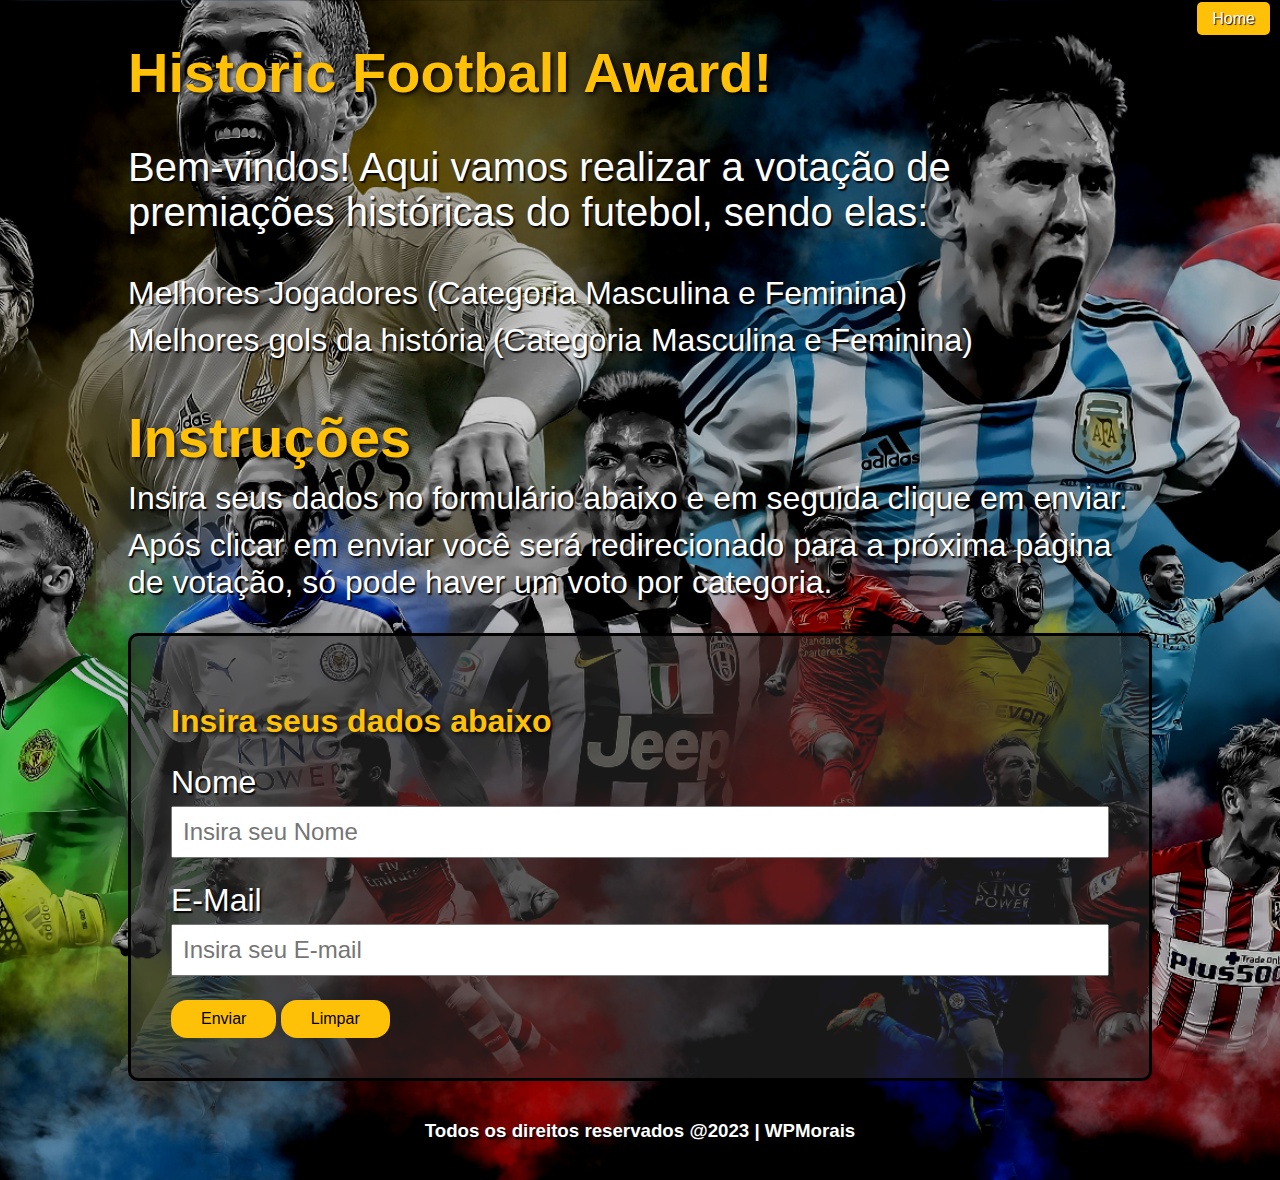
<file: index.html>
<!DOCTYPE html>
<html lang="pt_br">

<head>
    <meta charset="UTF-8">
    <meta name="viewport" content="width=device-width, initial-scale=1.0">
    <link rel="stylesheet" href="styles/index.css">
    <title>Historic Football Award</title>
    <script defer src="scripts/Buttons.js"></script>
</head>

<body>
   
    <header>
        <nav>
            <a href="index.html" class="nav-link">Home</a>
        </nav>
    </header>

    <div class="container">

        
        <section class="apresentacao">
            <div class="apresentacao_conteudo">
                <h1 class="titulo_destaque">Historic Football Award!</h1>
                <p class="apresentacao_conteudo_texto">
                    Bem-vindos! Aqui vamos realizar a votação de premiações históricas do futebol, sendo elas:
                </p>
                <ul class="ordered-list">
                    <li class="list-best">Melhores Jogadores (Categoria Masculina e Feminina)</li>
                    <li class="list-best">Melhores gols da história (Categoria Masculina e Feminina)</li>
                </ul>
            </div>

            <div class="instrucoes">
               <ul class="ordered-list">
                    <h2 class="titulo_destaque"> Instruções </h2>
                    <li class="list-best">Insira seus dados no formulário abaixo e em seguida clique em enviar.</li>
                    <li class="list-best">Após clicar em enviar você será redirecionado para a próxima página de votação, só pode haver um voto por categoria.</li>
                </ul>
            </div>
        </section>

        <section class="formulario" id="formulario">
            <h2 class="titulo-formulario">Insira seus dados abaixo</h2>

            <form action="bestplayersm.html" method="get" onsubmit="return validateForm()">
                <div class="formulario-contato">
                    <label class="formulario-texto" for="nome">Nome</label>
                    <input class="formulario-input" type="text" id="nome" name="nome" placeholder="Insira seu Nome" required>
                </div>

                <div class="formulario-contato">
                    <label class="formulario-texto" for="e-mail">E-Mail</label>
                    <input class="formulario-input" type="email" id="e-mail" name="e-mail" placeholder="Insira seu E-mail" required>
                </div>

                <div class="button-container">
        
                        <input class="formulario-botao" id="enviar" type="submit" value="Enviar">
                        <input class="formulario-botao" id="limpar" type="reset" value="Limpar">
                   
                </div>
            </form>
        </section>
    </div>

    <footer>
      

        <h3>Todos os direitos reservados @2023 | WPMorais</h3>
    </footer>

  
</body>

</html>
</file>
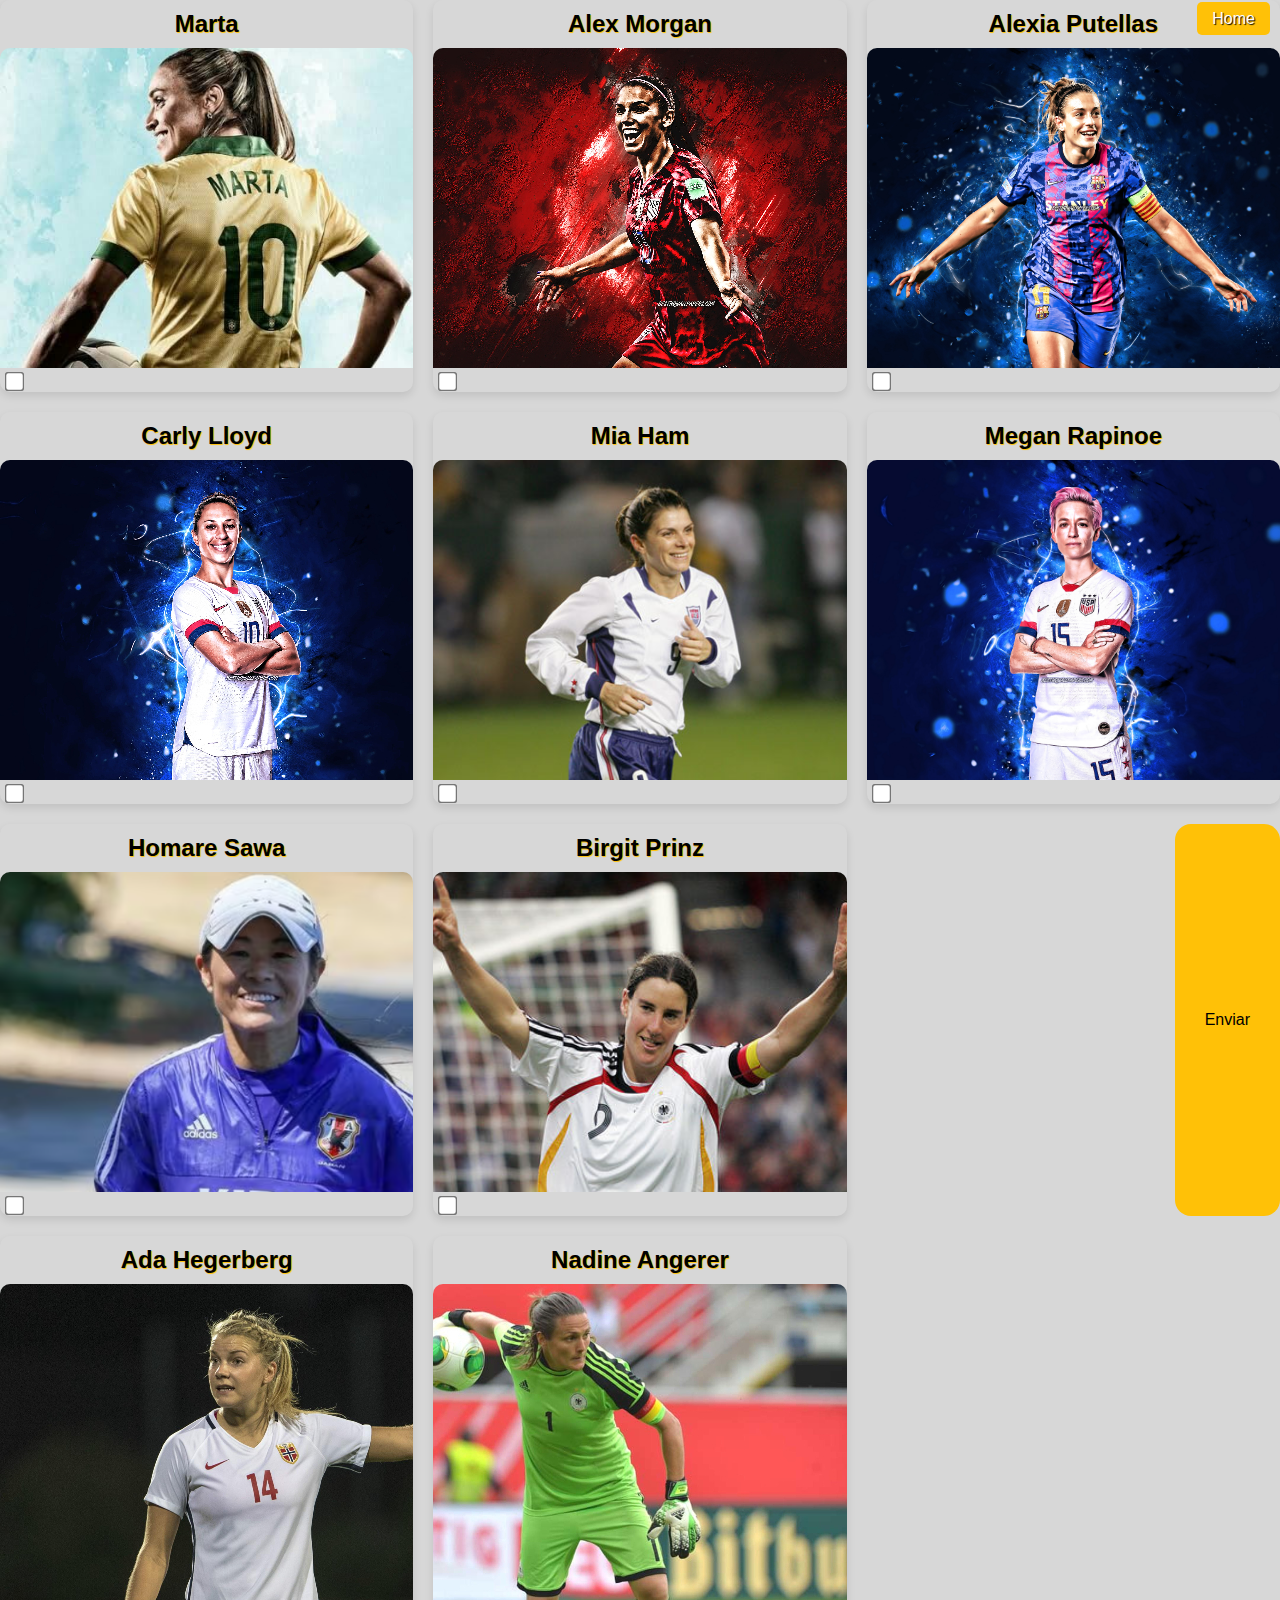
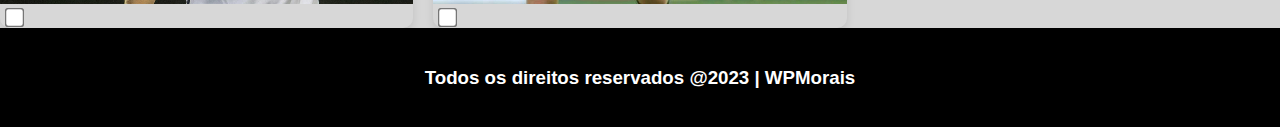
<file: bestplayersf.html>
<!DOCTYPE html>
<html lang="pt-br">

<head>
    <meta charset="UTF-8">
    <meta name="viewport" content="width=device-width, initial-scale=1.0">
    <link rel="stylesheet" href="styles/bestplayersF.css">
    <title>Historic Football Award</title>
    <script defer src="scripts/Buttons.js"></script>
</head>

<body class="background">
    <header>
        <nav>
            <a href="index.html" class="nav-link">Home</a>
        </nav>
    </header>

    <section class="top10players">
        <form id="playerForm">
            <div class="gridtoplayers">

                <div class="player-info">
                    <label>
                        <p class="player-name"> Marta</p>
                        <img class="player-image" src="assets/Top10Fem/MartaBrasil.jpg" alt="Messi">
                        <input type="checkbox" name="jogador" value="Marta" onchange="onCheckboxChange(this)">
                    </label>
                </div>

                <div class="player-info">
                    <label>
                        <p class="player-name"> Alex Morgan </p>
                        <img class="player-image" src="assets/Top10Fem/AlexMorgan.jpg" alt="Alex Morgan">
                        <input type="checkbox" name="jogador" value="Alex Morgan" onchange="onCheckboxChange(this)">
                    </label>
                </div>

                <div class="player-info">
                    <label>
                        <p class="player-name"> Alexia Putellas </p>
                        <img class="player-image" src="assets/Top10Fem/AlexaPutellas.jpg" alt="Alexia Putellas">
                        <input type="checkbox" name="jogador" value="Alexia Putellas" onchange="onCheckboxChange(this)">
                    </label>
                </div>

                <div class="player-info">
                    <label>
                        <p class="player-name"> Carly Lloyd </p>
                        <img class="player-image" src="assets/Top10Fem/CarlyLoud.jpg" alt="Carly Lloyd">
                        <input type="checkbox" name="jogador" value="Carly Lloyd" onchange="onCheckboxChange(this)">
                    </label>
                </div>

                <div class="player-info">
                    <label>
                        <p class="player-name"> Mia Ham </p>
                        <img class="player-image" src="assets/Top10Fem/MiaHam.jpg" alt="Mia Ham">
                        <input type="checkbox" name="jogador" value="Mia Ham" onchange="onCheckboxChange(this)">
                    </label>
                </div>

                <div class="player-info">
                    <label>
                        <p class="player-name"> Megan Rapinoe </p>
                        <img class="player-image" src="assets/Top10Fem/MeganRapinoe.jpg" alt="Megan Rapinoe">
                        <input type="checkbox" name="jogador" value="Megan Rapinoe" onchange="onCheckboxChange(this)">
                    </label>
                </div>

                <div class="player-info">
                    <label>
                        <p class="player-name"> Homare Sawa </p>
                        <img class="player-image" src="assets/Top10Fem/SawaHama.png" alt="Homare Sawa">
                        <input type="checkbox" name="jogador" value="Homare Sawa" onchange="onCheckboxChange(this)">
                    </label>
                </div>

                <div class="player-info">
                    <label>
                        <p class="player-name"> Birgit Prinz</p>
                        <img class="player-image" src="assets/Top10Fem/Birgit.jpg" alt="Birgit Prinz">
                        <input type="checkbox" name="jogador" value="Birgit Prinz" onchange="onCheckboxChange(this)">
                    </label>
                </div>
                <input class="buttonBestPlayers" type="button" value="Enviar" onclick="submitFormF()">
                <div class="player-info">
                    <label>
                        <p class="player-name"> Ada Hegerberg</p>
                        <img class="player-image" src="assets/Top10Fem/AdaHeger.jpg" alt="Ada Hegerberg">
                        <input type="checkbox" name="jogador" value="Ada Hegerberg" onchange="onCheckboxChange(this)">
                    </label>
                </div>

                <div class="player-info">
                    <label>
                        <p class="player-name"> Nadine Angerer </p>
                        <img class="player-image" src="assets/Top10Fem/Nadine.jpg" alt="Nadine Angerer">
                        <input type="checkbox" name="jogador" value="Nadine Angerer " onchange="onCheckboxChange(this)">
                    </label>
                </div>

            </div>

         
        </form>
    </section>


    <footer>


        <h3>Todos os direitos reservados @2023 | WPMorais</h3>
    </footer>



</body>

</html>
</file>
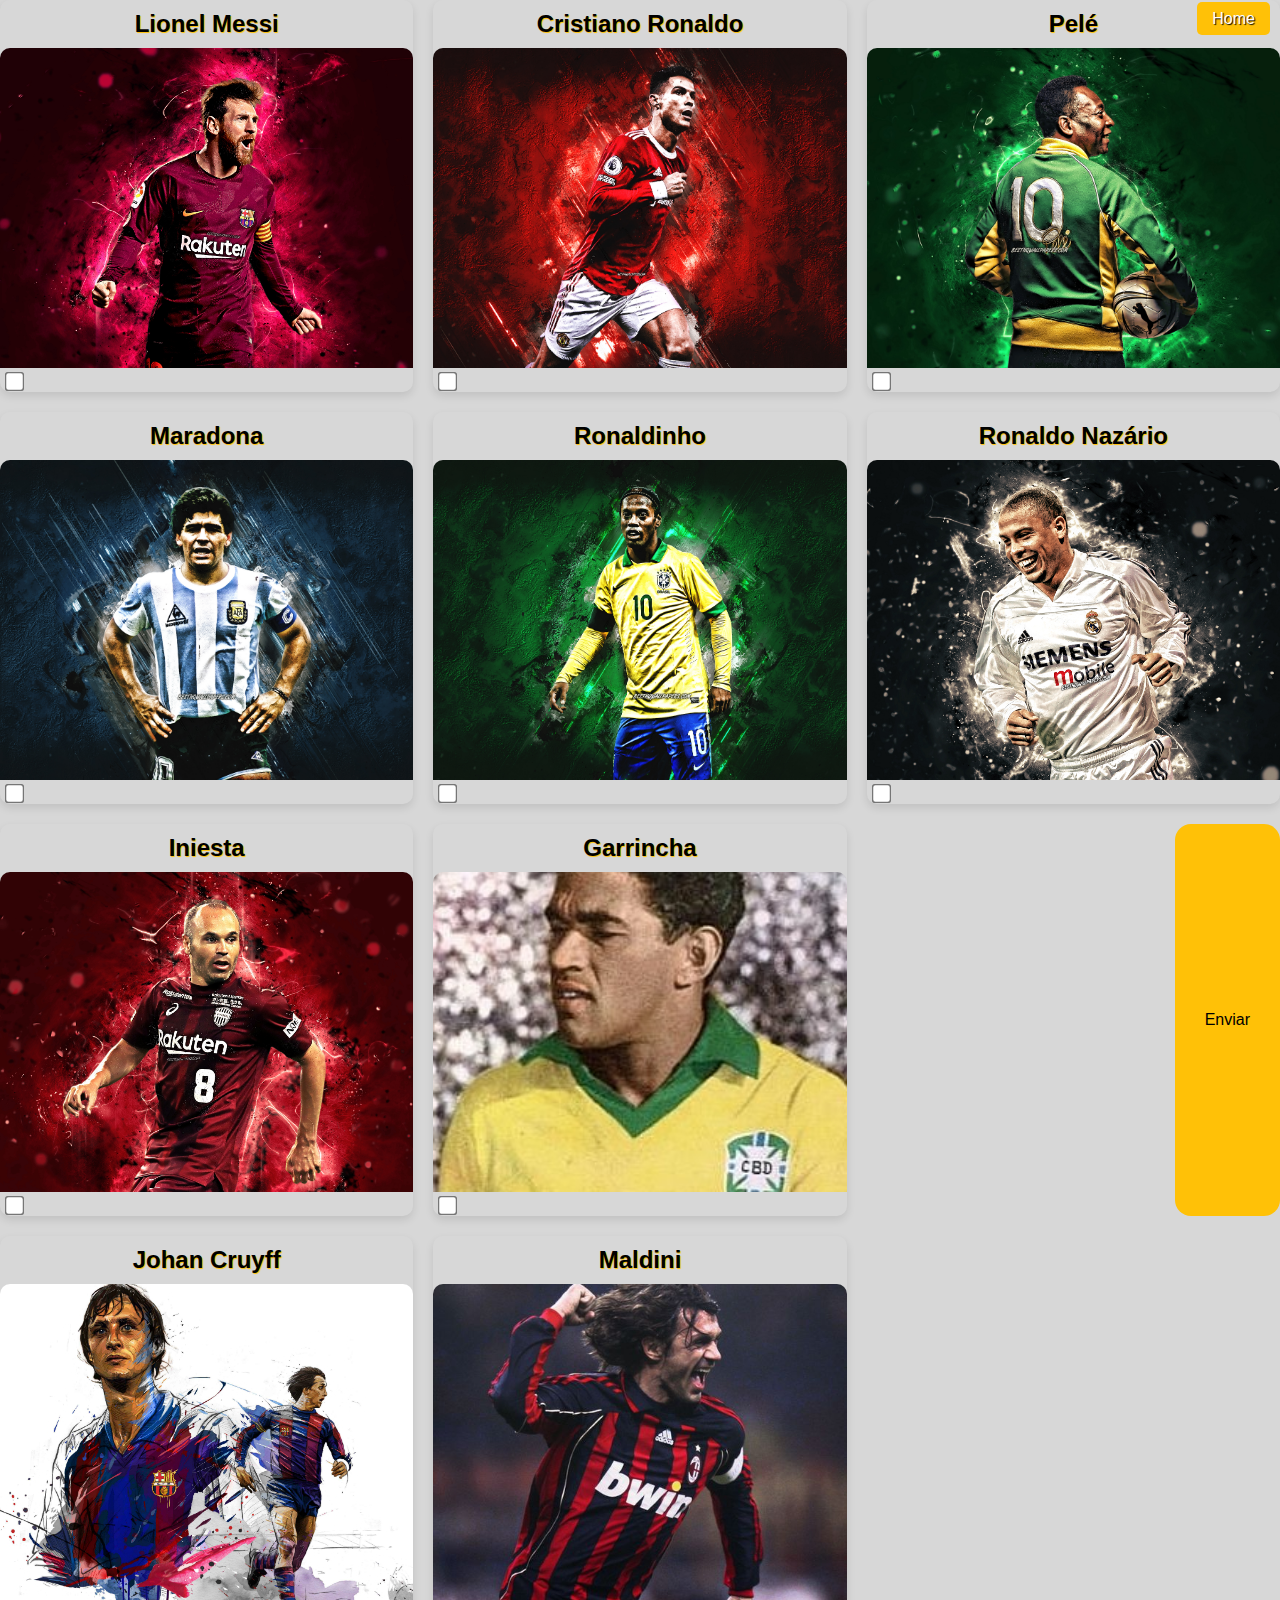
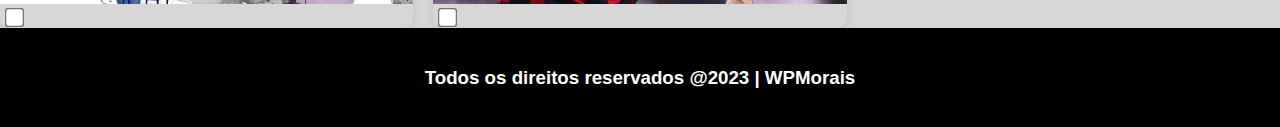
<file: bestplayersm.html>
<!DOCTYPE html>
<html lang="pt-br">

<head>
    <meta charset="UTF-8">
    <meta name="viewport" content="width=device-width, initial-scale=1.0">
    <link rel="stylesheet" href="styles/bestplayersM.css">
    <title>Historic Football Award</title>
    <script defer src="scripts/Buttons.js"></script>
</head>

<body class="background">
    <header>
        <nav>
            <a href="index.html" class="nav-link">Home</a>
        </nav>
    </header>

    <section class="top10players">
        <form id="playerForm">
            <div class="gridtoplayers">
                <div class="player">
                    <label>
                        <p class="player-name">Lionel Messi</p>
                        <img class="player-image" src="assets/Top10Masculino/MessiGoat.jpg" alt="Messi">
                        <input type="checkbox" name="jogador" value="Messi" onchange="onCheckboxChange(this)">
                    </label>
                </div>

                <div class="player">
                    <label>
                        <p class="player-name">Cristiano Ronaldo</p>
                        <img class="player-image" src="assets/Top10Masculino/CristianoPortugal.jpg"
                            alt="Cristiano Ronaldo">
                        <input type="checkbox" name="jogador" value="CR7" onchange="onCheckboxChange(this)">
                    </label>
                </div>

                <div class="player">
                    <label>
                        <p class="player-name">Pelé</p>
                        <img class="player-image" src="assets/Top10Masculino/Pelé.jpg" alt="Pelé">
                        <input type="checkbox" name="jogador" value="Pele" onchange="onCheckboxChange(this)">
                    </label>
                </div>

                <div class="player">
                    <label>
                        <p class="player-name">Maradona</p>
                        <img class="player-image" src="assets/Top10Masculino/MaradonaArg.jpg" alt="Maradona">
                        <input type="checkbox" name="jogador" value="Maradona" onchange="onCheckboxChange(this)">
                    </label>
                </div>

                <div class="player">
                    <label>
                        <p class="player-name">Ronaldinho</p>
                        <img class="player-image" src="assets/Top10Masculino/RonaldinhoBarcelona.jpg"
                            alt="Ronaldinho Gaúcho">
                        <input type="checkbox" name="jogador" value="Ronaldinho" onchange="onCheckboxChange(this)">
                    </label>
                </div>

                <div class="player">
                    <label>
                        <p class="player-name">Ronaldo Nazário</p>
                        <img class="player-image" src="assets/Top10Masculino/RonaldoSeleção.jpg" alt="Ronaldo Nazário">
                        <input type="checkbox" name="jogador" value="Ronaldo" onchange="onCheckboxChange(this)">
                    </label>
                </div>

                <div class="player">
                    <label>
                        <p class="player-name">Iniesta</p>
                        <img class="player-image" src="assets/Top10Masculino/Iniesta.jpg" alt="Iniesta">
                        <input type="checkbox" name="jogador" value="Iniesta" onchange="onCheckboxChange(this)">
                    </label>
                </div>

                <div class="player">
                    <label>
                        <p class="player-name">Garrincha</p>
                        <img class="player-image" src="assets/Top10Masculino/Garrincha.jpg" alt="Garrincha">
                        <input type="checkbox" name="jogador" value="Garrincha" onchange="onCheckboxChange(this)">
                    </label>
                    
                </div>
                
                <input class="buttonBestPlayers" type="button" value="Enviar" onclick="submitForm()">


                <div class="player">
                    <label>
                        <p class="player-name">Johan Cruyff</p>
                        <img class="player-image" src="assets/Top10Masculino/CruyffHolanda.jpg" alt="Johan Cruyff">
                        <input type="checkbox" name="jogador" value="Cruyff" onchange="onCheckboxChange(this)">
                    </label>
                </div>

                <div class="player">
                    <label>
                        <p class="player-name">Maldini</p>
                        <img class="player-image" src="assets/Top10Masculino/Maldini.jpg" alt="Maldini">
                        <input type="checkbox" name="jogador" value="Maldini" onchange="onCheckboxChange(this)">
                    </label>
                </div>
            </div>
        </form>
    </section>

    <footer>


        <h3>Todos os direitos reservados @2023 | WPMorais</h3>
    </footer>




</body>

</html>
</file>
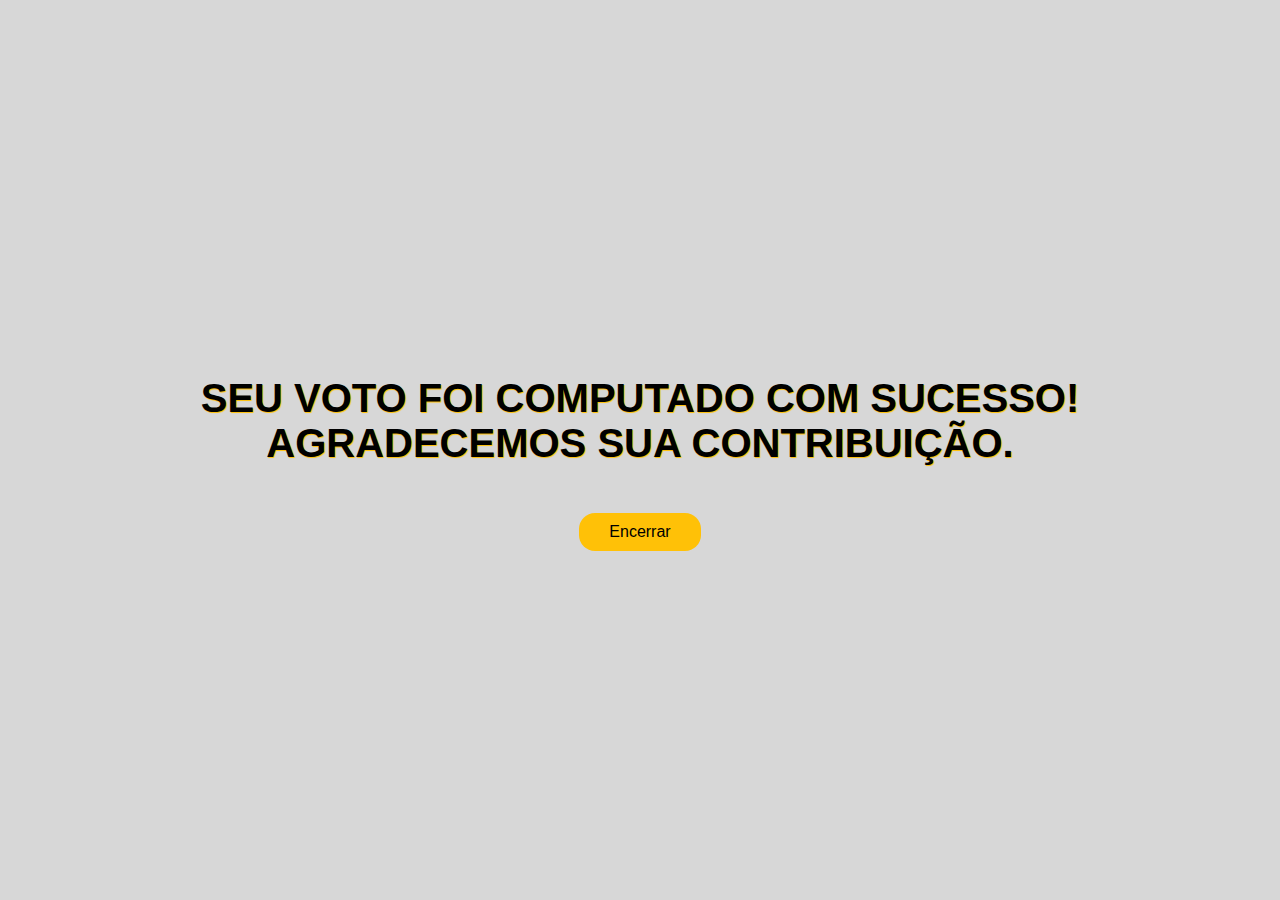
<file: endPage.html>
<!DOCTYPE html>
<html lang="pt-br">

<head>
    <meta charset="UTF-8">
    <meta name="viewport" content="width=device-width, initial-scale=1.0">
    <title>Historic Football Award</title>
    <link rel="stylesheet" href="styles/voteConfirmation.css">
</head>

<body>
    <section id="voteConfirmationSection">
        <h1 id="voteConfirmationText">SEU VOTO FOI COMPUTADO COM SUCESSO!<br/>AGRADECEMOS SUA CONTRIBUIÇÃO.</h1>
        <button id="encerrarButton" onclick="encerrar()">Encerrar</button>
    </section>

    <script src="scripts/voteConfirmation.js"></script>
</body>

</html>
</file>
<file: styles/index.css>
body {
    font-family: 'Arial', sans-serif;
    color: #ffffff; 
    margin: 0;
    font-size: 16px;
    background-image: url('../assets/Walpappers/pxfuel.jpg'); 
    background-size: cover; 
    background-position: center; 
    scroll-behavior: smooth;
}

header {
   
    padding: 10px;
    position: fixed;
    top: 0;
    right: 0;
    width: 100%;
}

nav {
    text-align: right;
}

.nav-link {
    color: #fff;
    text-decoration: none;
    padding: 8px 15px;
    border-radius: 5px;
    background-color: #ffc107;
    text-shadow: 1px 1px 1px #000; 
}

.container {
    width: 80%;
    margin: 40px auto 0;
}

.apresentacao {
    margin-top: 20px;
}

.titulo_destaque {
    font-size: 3.5rem;
    color: #ffc107; 
    margin-bottom: 10px;
    text-shadow: 2px 2px 4px #000; 
}
.titulo-formulario {
    font-size: 2em;
    color: #ffc107; 
    margin-bottom: 10px;
    text-shadow: 2px 2px 4px #000; 
}

.apresentacao_conteudo_texto {
    font-size: 2.5rem;
    text-shadow: 1.5px 1.5px 1.5px #000; 
}

.ordered-list {
    font-size: 2rem;
    list-style: none;
    padding: 0;
    margin: 0;
    text-shadow: 1.5px 1.5px 1.5px #000; 
}

.list-best {
    margin-bottom: 10px;
}

.formulario {
    margin-top: 2rem;
    background-color: #2a282899;
    padding: 40px;
    border-radius: 10px;
    box-shadow: 0 0 10px rgba(0, 0, 0, 0.1);
    border: solid black;
}

.formulario-contato {
    margin-bottom: 1.5rem;
    margin-top: 1.5rem;
}

.formulario-texto {
    font-size: 2rem;
    color: #ffffff;
    text-shadow: 1.5px 1.5px 1.5px #000; 
    margin: 0;
}

.formulario-input {
    width: 100%;
    padding: 10px;
    margin-top: 5px;
    box-sizing: border-box;
    font-size: 1.5rem;
}

.formulario-botao {
    padding: 10px 30px;
    background-color: #ffc107; 
    color: #000;
    border: none;
    cursor: pointer;
    border-radius: 16px;
    font-size: 1rem;
}

footer {
    color: #fff;
    padding: 20px;
    text-align: center;
    text-shadow: 1.5px 1.5px 1.5px #000; 

}
</file>
<file: styles/bestplayersF.css>
body {
    margin: 0;
    font-family: Arial, sans-serif;
    scroll-behavior: smooth;
}

.background {
    background-color: #00000028;
}





.top10players {
    grid-column: span 2;
}

.gridtoplayers {
    display: grid;
    grid-template-columns: repeat(3, 1fr);
    grid-gap: 20px;
}

.player-info {
    border-radius: 10px;
    overflow: hidden;
    box-shadow: 0 4px 8px rgba(0, 0, 0, 0.1);
}

.player-info img {
    width: 100%;
    height: 320px;
    object-fit: cover;
    border-radius: 10px 10px 0 0;
}

.player-name {
    text-align: center;
    margin: 10px 0;
    font-weight: bold;
    font-size: 1.5rem;
    text-shadow: 0.75px 0.75px 0.75px #ffc107;
}

.formulario {
    background-color: white;
    border-radius: 10px;
    padding: 20px;
}

.texto_formulario {
    font-weight: bold;
}

.dados-formulario {
    width: 100%;
    padding: 8px;
    margin-top: 5px;
    margin-bottom: 15px;
}

.buttonBestPlayers {
    padding: 10px 30px;
    background-color: #ffc107;
    color: #000;
    border: none;
    cursor: pointer;
    border-radius: 16px;
    font-size: 1rem;
    display: block;
    margin-left: auto;
    margin-right: 0;
}

input[type="checkbox"] {
    margin-left: 0.5rem;
    transform: scale(1.5);
}

header {
    padding: 10px;
    position: absolute;
    top: 0;
    right: 0;
    width: 100%;
}

nav {
    text-align: right;
}

.nav-link {
    color: #fff;
    text-decoration: none;
    padding: 8px 15px;
    border-radius: 5px;
    background-color: #ffc107;
    text-shadow: 1px 1px 1px #000;
    font-family: Arial, Helvetica, sans-serif;
}

footer {
    color: #fff;
    padding: 20px;
    text-align: center;
    text-shadow: 1.5px 1.5px 1.5px #000;
    background-color: #000;
}
</file>
<file: styles/bestplayersM.css>
body {
    margin: 0;
    font-family: Arial, sans-serif;
    scroll-behavior: smooth;
   
}

.background {
    background-color: #00000028;
}


.top10players {
    grid-column: span 2;
}

.gridtoplayers {
    display: grid;
    grid-template-columns: repeat(3, 1fr);
    grid-gap: 20px;
}

.player {
    border-radius: 10px;
    overflow: hidden;
    box-shadow: 0 4px 8px rgba(0, 0, 0, 0.1);
}

.player img {
    width: 100%;
    height: 320px;
    object-fit: cover;
    border-radius: 10px 10px 0 0;
}

.player-name {
    text-align: center;
    margin: 10px 0;
    font-weight: bold;
    font-size: 1.5rem;
    text-shadow: 0.75px 0.75px 0.75px #ffc107; 
}



.buttonBestPlayers {
    padding: 10px 30px;
    background-color: #ffc107; 
    color: #000;
    border: none;
    cursor: pointer;
    border-radius: 16px;
    font-size: 1rem;
    display: block;
    margin-left: auto;
    margin-right: 0;
    
}

input[type="checkbox"] {
    margin-left: 0.5rem;
    transform: scale(1.5); 
}



header {
   
    padding: 10px;
    position: absolute;
    top: 0;
    right: 0;
    width: 100%;
}

nav {
    text-align: right;
}

.nav-link {
    color: #fff;
    text-decoration: none;
    padding: 8px 15px;
    border-radius: 5px;
    background-color: #ffc107;
    text-shadow: 1px 1px 1px #000; 
    font-family: Arial, Helvetica, sans-serif;
}

footer {
    color: #fff;
    padding: 20px;
    text-align: center;
    text-shadow: 1.5px 1.5px 1.5px #000; 
    background-color: #000;

}
</file>
<file: styles/voteConfirmation.css>
body {
    margin: 0;
    padding: 0;
    font-family: Arial, sans-serif;
    scroll-behavior: smooth;
}

#voteConfirmationSection {
    display: flex;
    flex-direction: column;
    align-items: center;
    justify-content: center;
    height: 100vh;
    background-color: #00000028;
    text-align: center;
}

#voteConfirmationText {
    opacity: 0;
    transition: opacity 3s ease-in-out; 
    font-size: 2.5rem;
    font-weight: bold;
    text-shadow: 0.75px 0.75px 0.75px #ffc107; 
   
}

#encerrarButton {
    margin-top: 20px;
    padding: 10px 20px;
    border: none;
    cursor: pointer;
    padding: 10px 30px;
    background-color: #ffc107;
    color: #000;
    border: none;
    cursor: pointer;
    border-radius: 16px;
    font-size: 1rem;
    transition: background-color 0.5s ease, color 0.5s ease;
    animation: fadeIn 7.5s ease-in-out; 
   
}

#encerrarButton:hover {
    background-color: #000;
    color: #ffc107;
}

@keyframes fadeIn {
    from {
        opacity: 0;
    }
    to {
        opacity: 1;
    }
}
</file>
